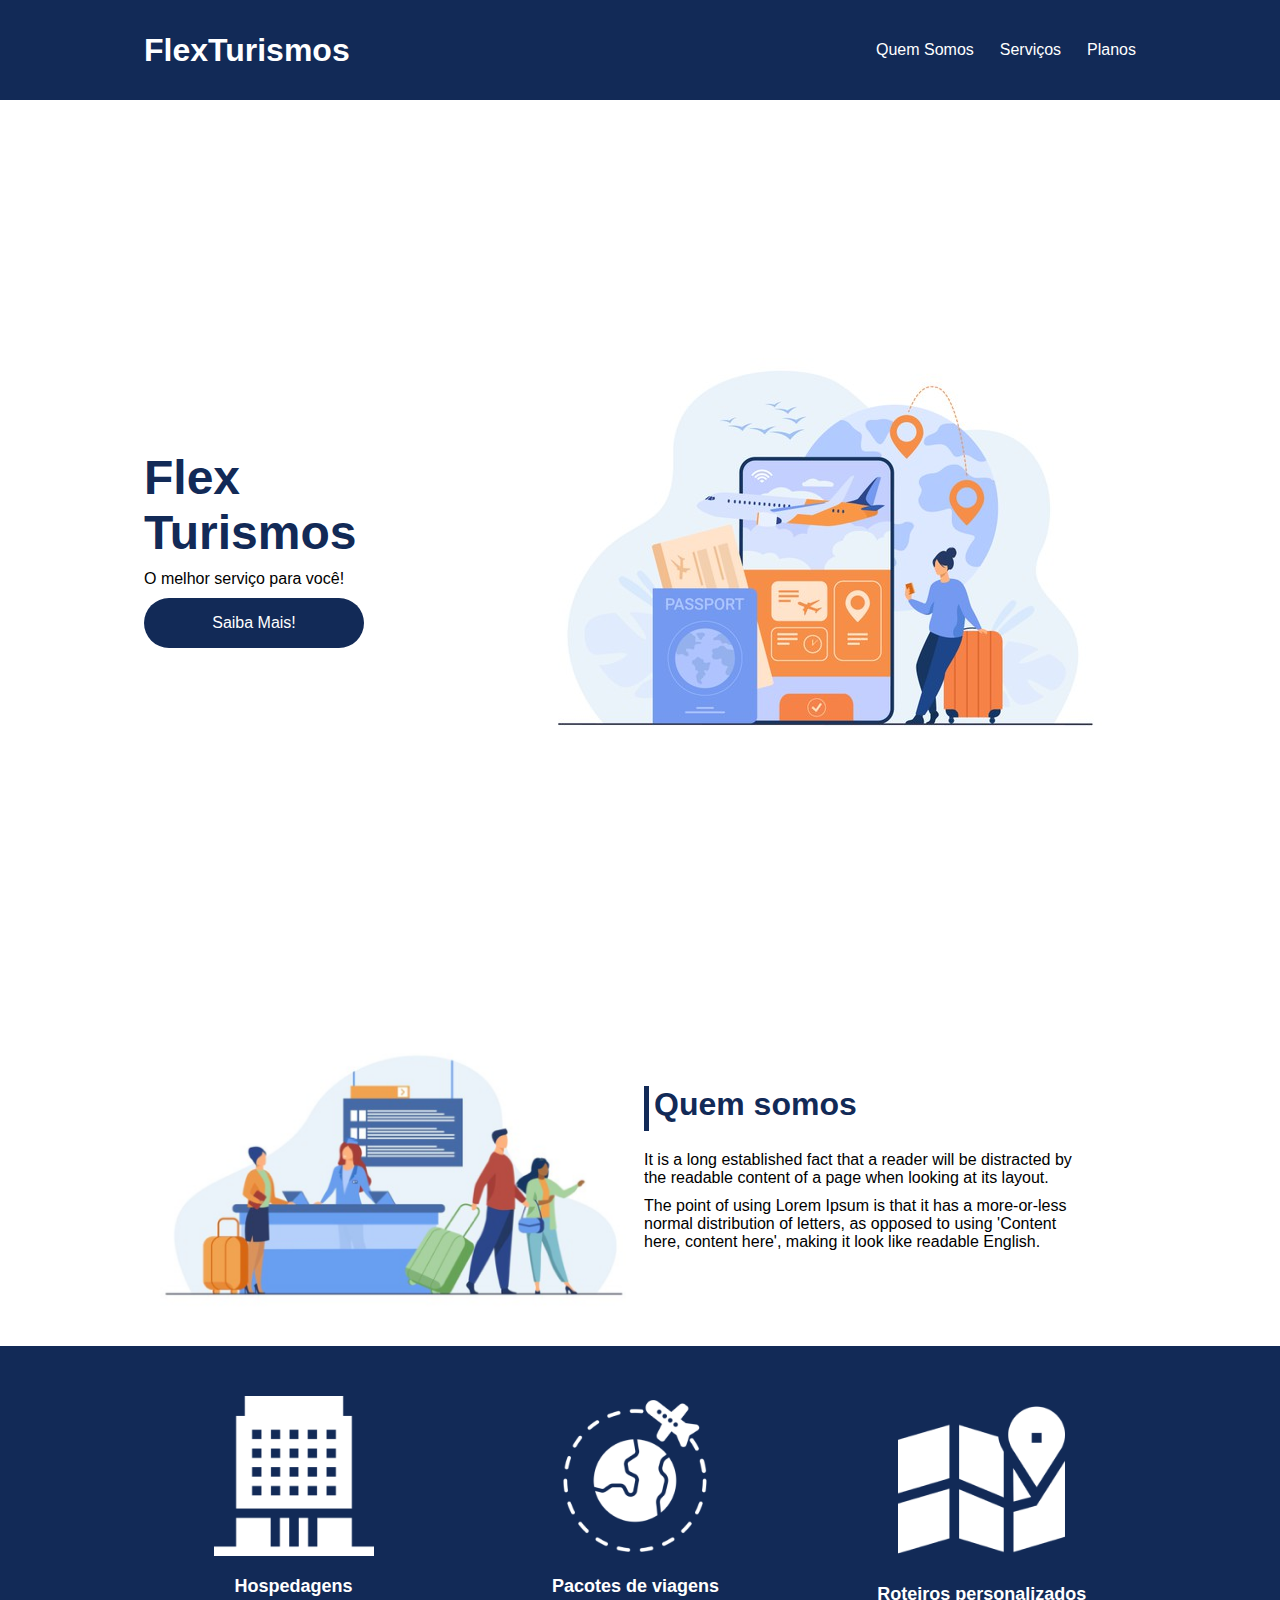
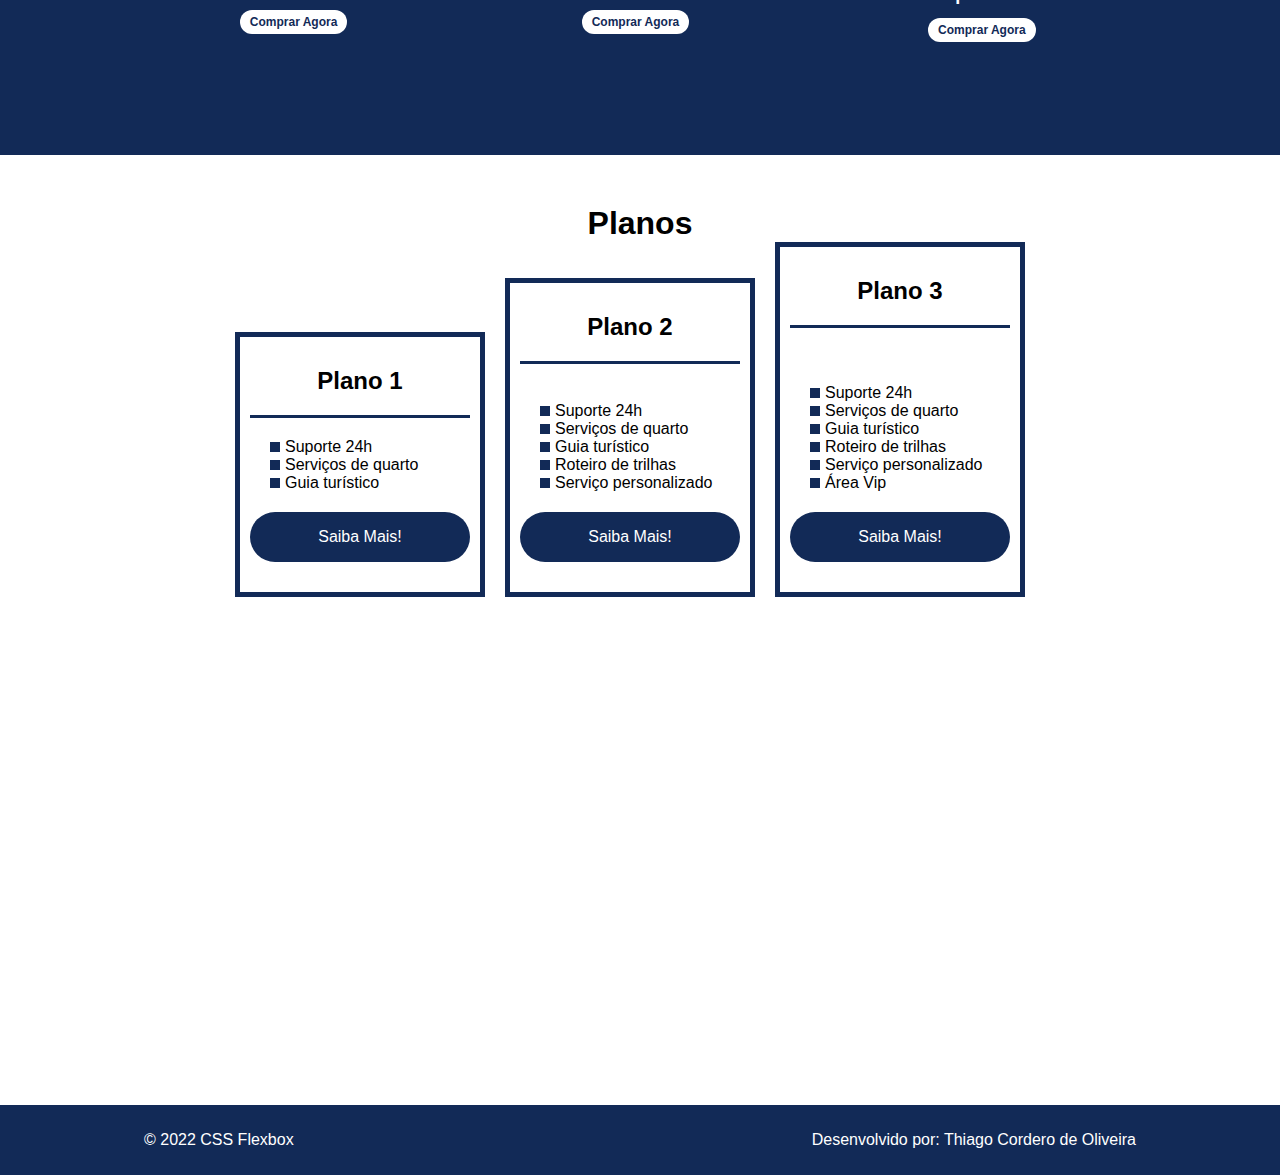
<file: 02. Projeto CSS Flexbox - Landing Page/index.html>
<!DOCTYPE html>
<html lang="pt-br">
<head>
    <meta charset="UTF-8">
    <meta name="viewport" content="width=device-width, initial-scale=1.0">
    <title>Flex Turismos</title>
    <link rel="stylesheet" href="./style.css">
</head>



<body>
    <header>
        <div class="flex-container menu">
            <div>
                <h1>FlexTurismos</h1>
            </div>
            <ul class="list-items">
                <li><a href="#quem-somos">Quem Somos</a></li>
                <li><a href="#servicos">Serviços</a></li>
                <li><a href="#planos">Planos</a></li>
            </ul>
        </div>    
    </header>
    
    <div class="flex-container apresentacao">
        <div class="texto-apresentacao">
            <h1>Flex <br>Turismos</h1>
            <p>O melhor serviço para você!</p>
            <a class="btn" href="">Saiba Mais!</a>
        </div>

        <div>
            <div><img src="./images/0-main.png" alt="banner de apresentação"></div>
        </div>
    </div>

    <div class="flex-container" id="quem-somos">
        <div>
            <h2>Quem somos</h2>
            <p>It is a long established fact that a reader will be distracted by the readable content of a page when looking at its layout. </p>
            <p>The point of using Lorem Ipsum is that it has a more-or-less normal distribution of letters, as opposed to using 'Content here, content here', making it look like readable English.</p>
        </div>

        <div>
            <img src="./images/1-quem-somos.png" alt="balcão de atendimento">
        </div>
    </div>

    <div class="container-externo">
        <div class="flex-container" id="servicos">

            <div class="list-servicos"> 

                <div class="item-servico">
                    <div><img src="./images/icon-2.png" alt="hospedagens"></div>
                    <p>Hospedagens</p>
                    <a href="#">Comprar Agora</a>
                </div>

                <div class="item-servico">
                    <div><img src="./images/icon-1.png" alt="pacote de viagens"></div>
                    <p>Pacotes de viagens</p>
                    <a href="#">Comprar Agora</a>
                </div>

                <div class="item-servico">
                    <div><img src="./images/icon-3.png" alt="roteiros personalizados"></div>
                    <p>Roteiros personalizados</p>
                    <a href="#">Comprar Agora</a>
                </div>

            </div>
        </div>
    </div>

    <div class="flex-container" id="planos">

        <div><h2>Planos</h2></div>

        <div class="list-planos">

            <div class="item-plano">
                <h3>Plano 1</h3>
                <ul>
                    <li>Suporte 24h</li>
                    <li>Serviços de quarto</li>
                    <li>Guia turístico</li>
                </ul>
                <a class="btn" href="#">Saiba Mais!</a>
            </div>
    
            <div class="item-plano">
                <h3>Plano 2</h3>
                <br>
                <ul>
                    <li>Suporte 24h</li>
                    <li>Serviços de quarto</li>
                    <li>Guia turístico</li>
                    <li>Roteiro de trilhas</li>
                    <li>Serviço personalizado</li>
                </ul>
                <a class="btn" href="#">Saiba Mais!</a>
            </div>
    
            <div class="item-plano">
                <h3>Plano 3</h3>
                <br> <br>
                <ul>
                    <li>Suporte 24h</li>
                    <li>Serviços de quarto</li>
                    <li>Guia turístico</li>
                    <li>Roteiro de trilhas</li>
                    <li>Serviço personalizado</li>
                    <li>Área Vip</li>
                </ul>
                <a class="btn" href="#">Saiba Mais!</a>
            </div>
        </div>
    </div>

    <footer>
        <div class="flex-container footer">
            <p>&copy; 2022 CSS Flexbox</p>
            <p>Desenvolvido por: Thiago Cordero de Oliveira</p>
        </div>
    </footer>
</body>
</html>
</file>
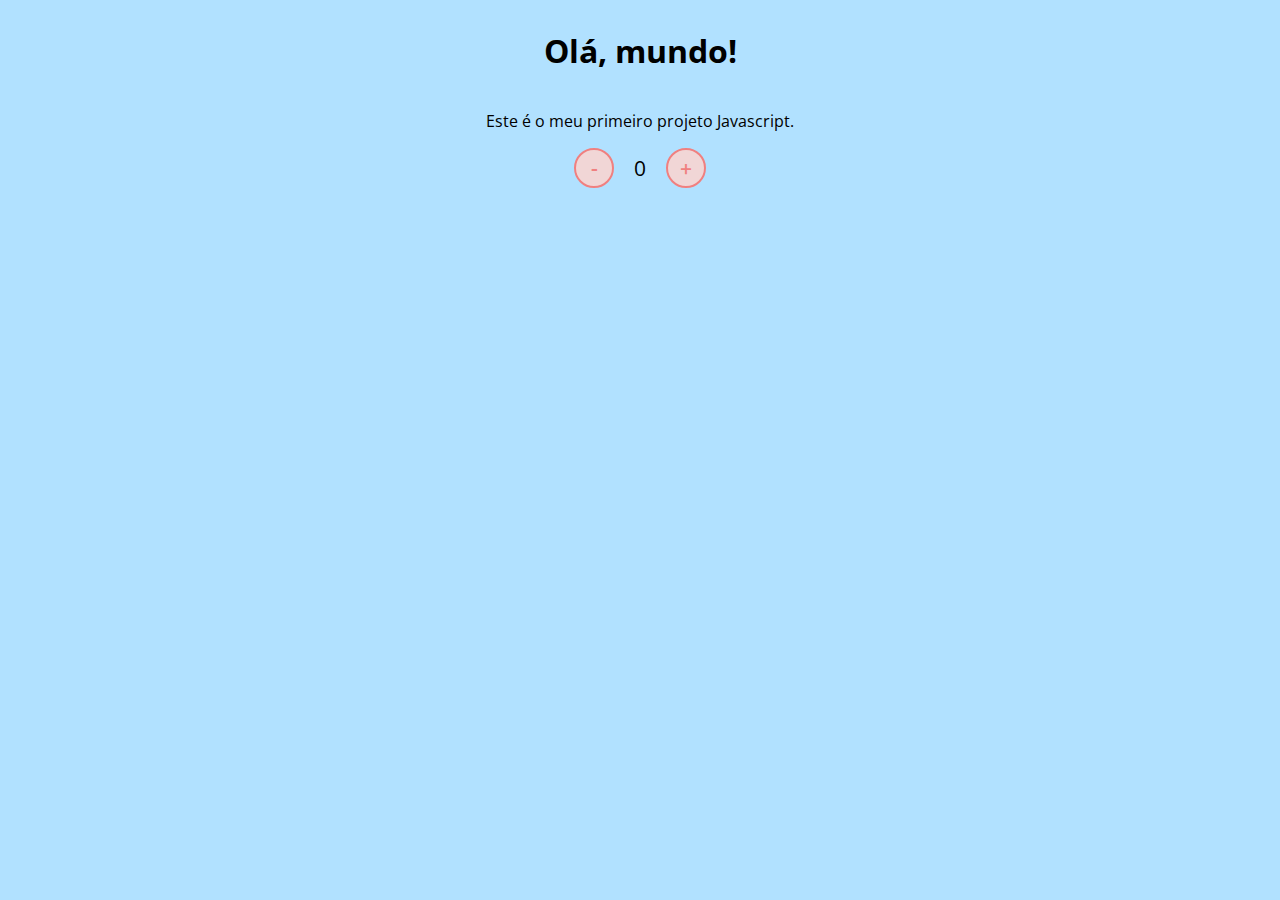
<file: 03. Projeto CSS+JS - Contador/index.html>
<!DOCTYPE html>
<html lang="en">
    <head>
        <meta charset="UTF-8">
        <meta name="viewport" content="width=device-width, initial-scale=1.0">
        <link rel="stylesheet" href="./styles.css"/>
        <title>Contador</title>
    </head>
    <body>
        <h1>Olá, mundo!</h1>
        <p>Este é o meu primeiro projeto Javascript.</p>
        <div id="counter">
            <button name="subtrair" onclick="decrement()">-</button>
            <span id="currentNumber">0</span>
            <button name="adicionar" onclick="increment()">+</button>
        </div>
        <script src="./scripts.js"></script>
    </body>
</html>
</file>
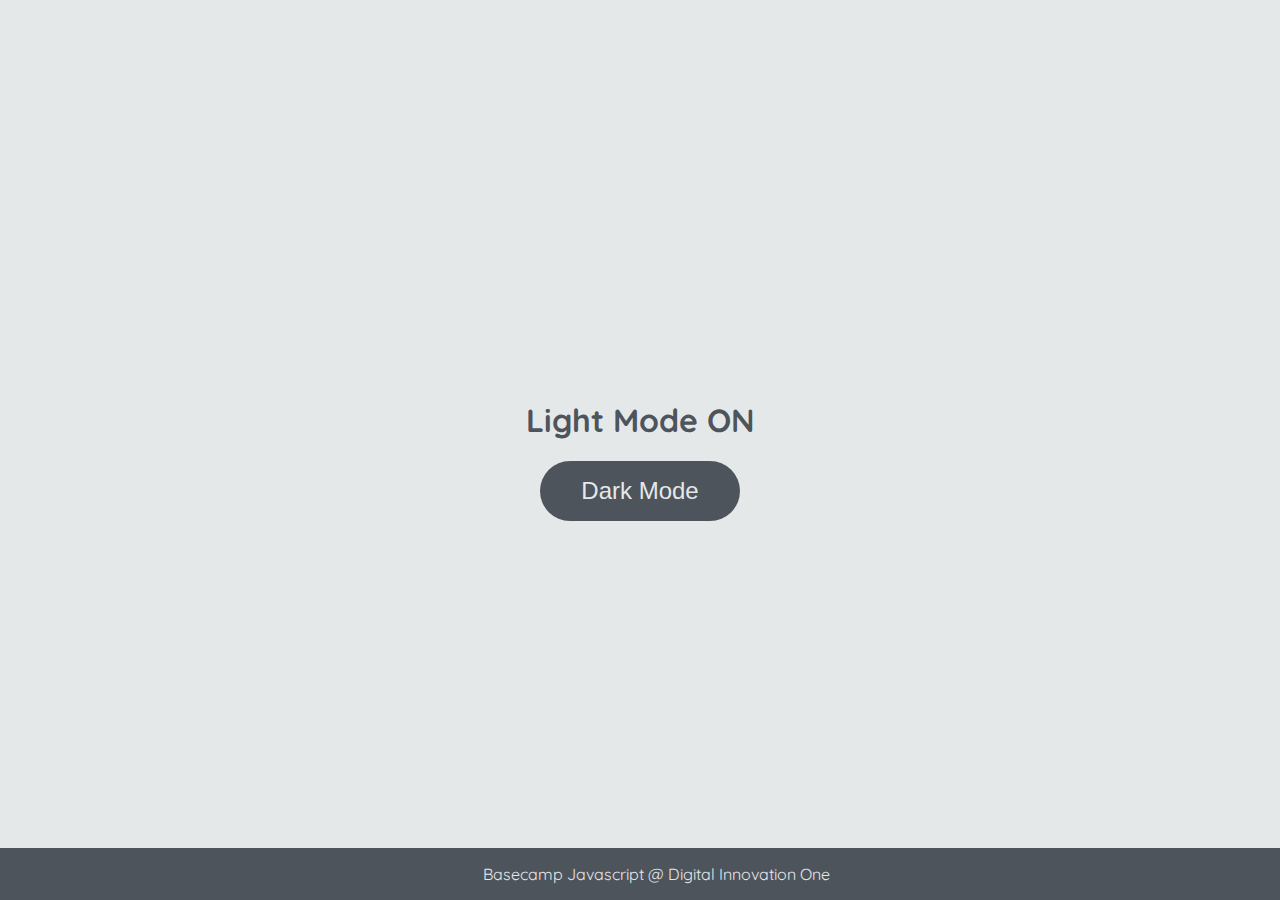
<file: 04. Projeto JS+DOM - LightOrDarkMode/index.html>
<!DOCTYPE html>
<html lang="en">
	<head>
		<meta charset="UTF-8" />
		<meta http-equiv="X-UA-Compatible" content="IE=edge" />
		<meta name="viewport" content="width=device-width, initial-scale=1.0" />
		<link rel="stylesheet" href="styles.css" />
		<title>Dark mode and Light Mode</title>
	</head>
	<body>
		<main>
			<h1 id="page-title">Light Mode ON</h1>
			<button aria-label="selecionar-modo" id="mode-selector">Dark Mode</button>
		</main>

		<footer>Basecamp Javascript @ Digital Innovation One</footer>
		<script src="scripts.js"></script>
	</body>
</html>
</file>
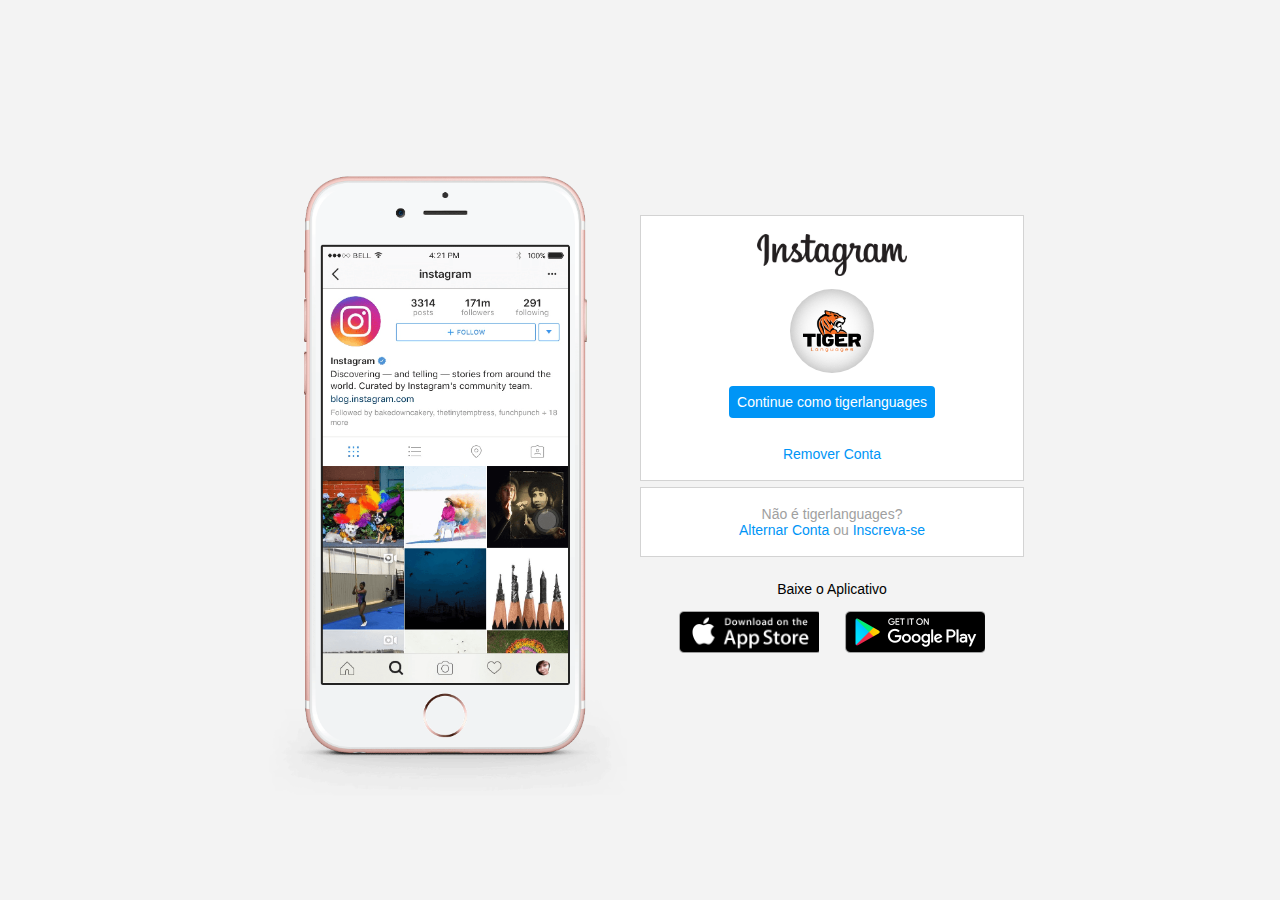
<file: 01. Projeto CSS Flexbox - Instagram Page/index-instagram.html>
<!DOCTYPE html>
<html lang="en">
<head>
    <meta charset="UTF-8">
    <meta http-equiv="X-UA-Compatible" content="IE=edge">
    <meta name="viewport" content="width=device-width, initial-scale=1.0">
    <link rel="stylesheet" href="style-instagram.css">
    <title>Instagram</title>
</head>
<body>
    <div class="instagram-wrapper">
        <div class="instagram-phone">
            <img src="img/instagram-celular.png" alt="Celular com Instagram Aberto">
        </div>

        <div class="instagram-continue">

            <div class="group">
                <img src="img/instagram-logo.png" alt="Logo Instagram" class="logo">
                <div class="profile-photo">
                    <img src="img/perfil_TIGER03.png" alt="Foto de Perfil">
                </div>

                <a href="#" class="instagram-login"> Continue como tigerlanguages </a>
                <a href="#" class="instagram-logout">Remover Conta</a>
            </div>

            <div class="group">
                <p class="not-account">Não é tigerlanguages?</p>
                <p class="not-account">
                    <span class="link-blue">Alternar Conta</span>
                    ou
                    <span class="link-blue">Inscreva-se</span>
                </p>            
            </div>

            <div class="get-the-app">
                <p class="get-app">Baixe o Aplicativo</p>
                <div class="download">
                    <a href="#" class="app-download" alt="Baixar Apple"></a> 
                    <a href="#" class="app-download" alt="Baixar GooglePlay"></a> 
                </div> 
            </div>
        </div>    
    </div>
</body>
</html>
</file>
<file: 02. Projeto CSS Flexbox - Landing Page/style.css>
*{
    margin: 0;
    padding: 0;
    font-family: 'Open Sans', sans-serif;
}

ul {
    margin: 0;
    list-style: none;
    padding: 0;
}

ul li a {
    text-decoration: none;
}

div img {
    display: block;
    width: 100%;
}

.flex-container {
    display: flex;
    margin: auto;
    max-width: 992px;
    width: 100%;
    min-width: 320px;
    align-items: center;
}

header {
    background-color: #122a57;
    height: 100px;
    display: flex;
    align-items: center;
    justify-content: space-between;
    color: #fff;
}

header .list-items {
    display: flex;
    max-width: 260px;
    width: 100%;
    justify-content: space-between;
    align-items: center;
}

.list-items li a {
    color: #fff;
}

header .menu {
    justify-content: space-between;
}

.apresentacao {
    height: 100vh;
    align-items: center;
    justify-content: space-between;
}

.apresentacao .texto-apresentacao {
    min-height: 200px;
}

.texto-apresentacao h1 {
    color: #122a57;
    font-size: 48px;
    margin-bottom: 10px;
}

.btn {
    background-color: #122a57;
    color: white;
    text-align: center;
    border-radius: 30px;
    width: 220px;
    display: block;
    text-decoration: none;
    height: 50px;
    line-height: 50px;
    margin-top: 10px;
    margin-bottom: 10 px;
}

#quem-somos {
    flex-direction: row-reverse;
    align-items: center;
    justify-content: space-between;
}


#quem-somos h2{
    font-size: 32px;
    color: #122a57;
    display: flex;
    margin-bottom: 20px;
}

#quem-somos h2::before {
    content: "";
    height: 45px;
    width: 5px;
    margin-right: 5px;
    background-color: #122a57;
    position: relative;
}

#quem-somos p {
    margin-bottom: 10px;
    width: 90%;
}

#quem-somos img {
    min-width: 500px;
}

.container-externo {
    background-color: #122a57;
    width: 100%;
}

#servicos{
    flex-direction: column;
    padding-top: 50px;
    padding-bottom: 100px;
}

#servicos h2 {
    color: #fff;
    font-size: 32px;
    margin-bottom: 30px;
}

.list-servicos {
    display: flex;
    justify-content: space-between; 
    width: 90%;
}

.list-servicos .item-servico {
    text-align: center;  
}

.item-servico a {
    width: 220px;
    background-color: #fff;
    border-radius: 30px;
    height: 50px;
    text-align: center;
    line-height: 50px;
    margin-top: 20px;
    padding: 5px 10px;
    color:#122a57;
    text-decoration: none;
    font-size:12px;
    font-weight: 700;
}


.item-servico p {
    font-weight: 700;
    font-size: 18px;
    color: white;
    margin-top: 20px;
}

.item-servico img {
    width: 80%;
    margin: auto; 
}

#planos{
    flex-direction: column;
    min-height: 100vh;
    padding-top: 50px;
}

#planos h2{
    font-size: 32px;
}

.list-planos {
    display: flex;
    align-items: flex-end;
    justify-content: space-between;
}

.item-plano {
    flex: 1;
    border: 5px solid #122a57;
    margin-right: 20px;
    padding: 10px;
    max-width: 240px;
}

.item-plano .btn {
    margin: auto;
    margin-bottom: 20px;
}

.item-plano h3{
    font-size: 24px;
    display: flex;
    flex-direction: column;
    text-align: center;
    margin-top: 20px;

}

.item-plano h3::after {
    content: "";
    background-color: #122a57;
    width: 100%;
    height: 3px;
    margin-top: 20px;
    margin-bottom: 10px;
}

.item-plano ul{
    padding: 10px 20px;
    display: flex;
    flex-direction: column;
    margin-bottom: 10px;
}

.item-plano ul li{
    display: flex;
    flex-wrap: nowrap;
    align-items: center;
}

.item-plano ul li::before{
    content: "";
    width: 10px;
    height: 10px;
    background-color: #122a57;
    margin-right: 5px;
}

footer {
    background-color: #122a57;
    height: 70px;
    display: flex;
    align-items: center;
    align-content: center;
}

footer .footer {
    justify-content: space-between;
    color: white;
}

@media(max-width: 992px){
    .flex-container{
        flex-direction: column;
    }
    .apresentacao{
        flex-direction: column-reverse;
    }
    .apresentacao .texto-apresentacao {
        width: 100%;
    }
    #quem-somos {
        flex-direction: column-reverse;
    }
    #quem-somos img {
        min-width: 320px;
        margin: auto;
    }
    .list-servicos{
        flex-direction: column;
    }
    .item-servico img {
        width: 50%;
        margin: auto;
    }
    .list-planos{
        flex-direction: column;
        align-items: flex-start;
        margin-bottom: 20px;
    }

    .list-planos .item-plano {
        max-width: 90%;
        margin: auto;
        width: 100%;
        margin-bottom: 20px;
    }
}
</file>
<file: 03. Projeto CSS+JS - Contador/styles.css>
@import url('https://fonts.googleapis.com/css2?family=Open+Sans:wght@300;600&display=swap');

* {
    font-family: 'Open Sans', sans-serif;
}

body {
    display: flex;
    align-items: center;
    justify-content: center;
    flex-direction: column;
    background-color: rgb(177, 225, 255);
}

button {
    height: 40px;
    width: 40px;
    border-radius: 50%;
    border: 2px solid lightcoral;
    background-color: rgb(241, 214, 214);
    color: lightcoral;
    font-size: 16pt;
    font-weight: 600;
    text-align: center;
}

#counter {
    display: flex;
}

#currentNumber {
    display: flex;
    align-items: center;
    margin: 0 20px;
    font-size: 16pt;
}
</file>
<file: 04. Projeto JS+DOM - LightOrDarkMode/styles.css>
@import url('https://fonts.googleapis.com/css2?family=Quicksand:wght@300;400;600&display=swap');

body {
	background-color: #e5e8e8;
	color: #4e545c;
	margin: 0;
	font-family: 'Quicksand';
}

body.dark-mode {
	background-color: #000401;
	color: #e5e8e8;
}

main {
	height: 100vh;
	width: 100%;
	display: flex;
	flex-direction: column;
	align-items: center;
	justify-content: center;
}

footer {
	width: 100%;
	background-color: #4e545c;
	padding: 16px;
	color: #e5e8e8;
	position: fixed;
	bottom: 0;
	text-align: center;
	font-weight: 400;
}

footer.dark-mode {
	background-color: #8d9797;
	color: #000401;
}

button {
	border-radius: 40px;
	font-size: 1.5rem;
	height: 60px;
	width: 200px;
	border: none;
	background-color: #4e545c;
	color: #e5e8e8;
	transition: all 0.5s linear;
}

button:hover {
	background-color: #000401;
}

button.dark-mode {
	background-color: #e5e8e8;
	color: #4e545c;
}

button.dark-mode:hover {
	background-color: #4e545c;
	color: #e5e8e8;
}
</file>
<file: 01. Projeto CSS Flexbox - Instagram Page/style-instagram.css>
*{
    padding: 0;
    margin: 0;
    box-sizing: border-box;
    text-decoration: none;
    font-family: sans-serif;
    font-size: 14px;
}

body {
    width: 100%;
    min-height: 100vh;
    background-color: rgb(243, 243, 243);
    margin: 0;
    padding: 0;
    display: flex;
    justify-content: center;

}

.instagram-wrapper{
    display: flex;
    align-items: center;
    justify-content: start;
    width: 60%;
    height: 100vh;
}

.instagram-phone{
    display: flex;
    align-items: center;
    justify-content: center;
    width: 50%;
}

.instagram-phone img{
    width: 50rem;
}

.instagram-continue{
    display: flex;
    align-items: center;
    justify-content: space-around;
    flex-direction: column;
    width: 50%;
    min-height: 34rem;
}

.group{
    display: flex;
    align-items: center;
    justify-content: space-between;
    flex-direction: column;
    background-color: #fff;
    width: 100%;
    padding: 1.3rem 0;
    border: 1px solid lightgray;
}

.group:nth-child(1){
    min-height: 19rem;
}

.logo{
    height: 3rem;
}

.profile-photo{
    display: flex;
    align-items: center;
    justify-content: center;
    border-radius: 50%;
    overflow: hidden;
}

.profile-photo img{
    height: 6rem;
}

.instagram-login{
    background-color: #0095f6;
    color: white;
    padding: 8px;
    border-radius: 4px;
}

.instagram-logout{
    color: #0095f6;
    margin-top: 1rem;
}

.not-account{
    color: rgb(160, 160, 160);
}

.link-blue{
    color:#0095f6;
}

.get-the-app{
    display: flex;
    flex-direction: column;
    align-items: center;
    justify-content: center;
    width: 100%;
    padding: 1.3rem 0;
}

.download{
    display: flex;
    width: 100%;
    flex-direction: row;
    justify-content: space-evenly;
    align-items: center;
    padding: 1rem;
}

.app-download{ 
    width: 10rem;
    height: 3rem;
    background-size: cover;
}

.app-download:nth-child(1) {
    background-image: url('./img/apple-button.png');
}

.app-download:nth-child(2) {
    background-image: url('./img/googleplay-button.png');
}

/* Media Queries */

@media(max-width:1024px){
    .instagram-wrapper{
        width: 90%;
    }
}

@media(max-width:650px){
    body{
        color: #fff;
    }

    .instagram-wrapper{
        width: 90%;
    }

    .instagram-phone{
        display: none;
    }

    .instagram-continue{
        width:100%;
    }

    .group{
        border: 1px solid transparent;
    }

}
</file>
